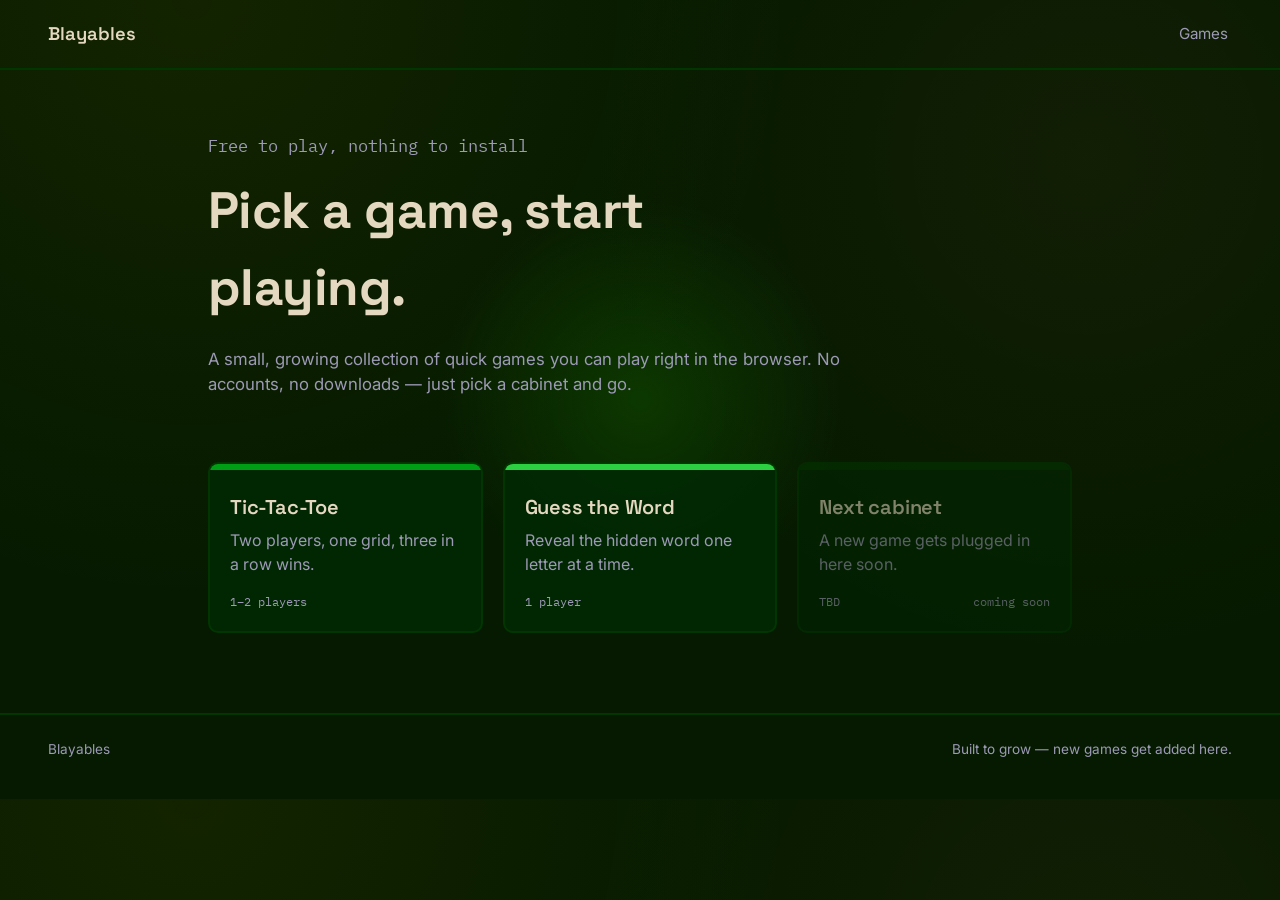
<file: index.html>
<!DOCTYPE html>
<html lang="en">
<head>
  <meta charset="UTF-8" />
  <meta name="viewport" content="width=device-width, initial-scale=1.0" />
  <title>Blayables</title>
  <link rel="preconnect" href="https://fonts.googleapis.com" />
  <link href="https://fonts.googleapis.com/css2?family=Space+Grotesk:wght@500;600;700&family=Inter:wght@400;500;600&family=IBM+Plex+Mono:wght@400;500&display=swap" rel="stylesheet">
  <link rel="stylesheet" href="assets/css/style.css" />
</head>
<body>
  <header class="site-header">
    <a class="brand" href="index.html">
      <span class="brand__name">Blayables</span>
    </a>
    <nav class="site-nav">
      <a href="index.html">Games</a>
    </nav>
  </header>

  <main>
    <section class="hero">
      <p class="hero__eyebrow">Free to play, nothing to install</p>
      <h1>Pick a game, start playing.</h1>
      <p>A small, growing collection of quick games you can play right in the browser. No accounts, no downloads — just pick a cabinet and go.</p>
    </section>

    <section aria-label="Available games">
      <div class="game-grid" id="game-grid">
        <!-- Cards are rendered by main.js from assets/js/games-data.js -->
      </div>
    </section>
  </main>

  <footer class="site-footer">
    <span>Blayables</span>
    <span>Built to grow — new games get added here.</span>
  </footer>

  <script src="assets/js/games-data.js"></script>
  <script src="assets/js/main.js"></script>

  <script src="assets/js/cursor.js"></script>
</body>
</html>
</file>
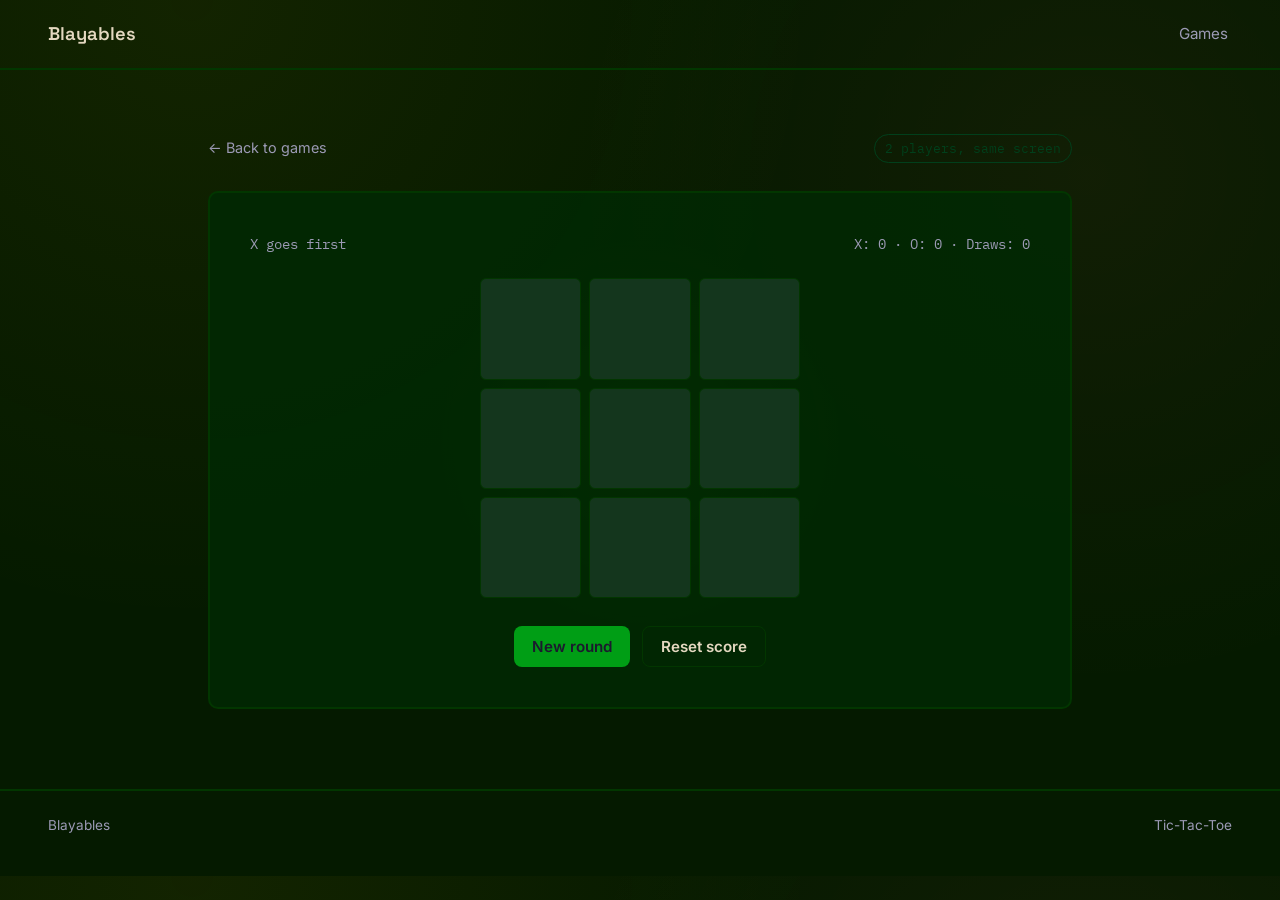
<file: games/tic-tac-toe.html>
<!DOCTYPE html>
<html lang="en">
<head>
  <meta charset="UTF-8" />
  <meta name="viewport" content="width=device-width, initial-scale=1.0" />
  <title>Tic-Tac-Toe — Blayables</title>
  <link rel="preconnect" href="https://fonts.googleapis.com" />
  <link href="https://fonts.googleapis.com/css2?family=Space+Grotesk:wght@500;600;700&family=Inter:wght@400;500;600&family=IBM+Plex+Mono:wght@400;500&display=swap" rel="stylesheet">
  <link rel="stylesheet" href="../assets/css/style.css" />
</head>
<body>
  <header class="site-header">
    <a class="brand" href="../index.html">
      <span class="brand__name">Blayables</span>
    </a>
    <nav class="site-nav">
      <a href="../index.html">Games</a>
    </nav>
  </header>

  <main>
    <div class="game-header">
      <a class="back-link" href="../index.html">← Back to games</a>
      <span class="pill pill--live">2 players, same screen</span>
    </div>

    <section class="game-panel">
      <div class="game-status-row">
        <span id="ttt-status">X goes first</span>
        <span id="ttt-score">X: 0 · O: 0 · Draws: 0</span>
      </div>

      <div class="ttt-board" id="ttt-board" role="grid" aria-label="Tic-tac-toe board"></div>

      <div class="ttt-actions">
        <button class="btn" id="ttt-reset">New round</button>
        <button class="btn btn--ghost" id="ttt-reset-score">Reset score</button>
      </div>
    </section>
  </main>

  <footer class="site-footer">
    <span>Blayables</span>
    <span>Tic-Tac-Toe</span>
  </footer>

  <script src="../assets/js/tic-tac-toe.js"></script>

  <script src="../assets/js/cursor.js"></script>
</body>
</html>
</file>
<file: assets/css/style.css>
:root {
  --bg: #051a00;
  --bg-raised: #002903d7;
  --bg-raised-2: #14361d;
  --line: #023600;
  --text: #e4d8c0;
  --text-muted: #9c9ab5;
  --yellow: #009e15;
  --yellow-dim: #ff0000;
  --coral: #2bcf41;
  --coral-dim: #c14f43;
  --green: #013f1b;

  /* Type */
  --font-display: "Space Grotesk", "Segoe UI", sans-serif;
  --font-body: "Inter", "Segoe UI", sans-serif;
  --font-mono: "IBM Plex Mono", "Courier New", monospace;

  /* Layout */
  --max-width: 960px;
  --radius: 10px;
  --border: 2px solid var(--line);
}

* {
  box-sizing: border-box;
}

html {
  color-scheme: dark;
}

body {
  cursor: none;
  margin: 0;
  background-color: var(--bg);
  background-image:
    radial-gradient(circle 200px at var(--x, 50%) var(--y, 50%), rgba(19, 82, 0, 0.534), transparent),
    radial-gradient(circle at 15% 0%, rgba(242, 183, 5, 0.06), transparent 45%),
    radial-gradient(circle at 85% 20%, rgba(255, 107, 91, 0.05), transparent 40%);
  color: var(--text);
  font-family: var(--font-body);
  line-height: 1.5;
  -webkit-font-smoothing: antialiased;
}

h1, h2, h3 {
  font-family: var(--font-display);
  margin: 0 0 0.4em 0;
  letter-spacing: -0.01em;
}

p {
  margin: 0 0 1em 0;
  max-width: 62ch;
}

a {
  color: inherit;
}

:focus-visible {
  outline: 3px solid var(--yellow);
  outline-offset: 2px;
}

/* ---------- Layout shell ---------- */

.site-header {
  border-bottom: var(--border);
  padding: 20px clamp(20px, 5vw, 48px);
  display: flex;
  align-items: center;
  justify-content: space-between;
  gap: 16px;
}

.brand {
  display: flex;
  align-items: baseline;
  gap: 10px;
  text-decoration: none;
  color: var(--text);
}

.brand__mark {
  font-family: var(--font-mono);
  font-size: 0.8rem;
  color: var(--yellow);
  border: 1px solid var(--yellow-dim);
  padding: 2px 6px;
  border-radius: 4px;
}

.brand__name {
  font-family: var(--font-display);
  font-size: 1.15rem;
  font-weight: 600;
}

.site-nav a {
  text-decoration: none;
  color: var(--text-muted);
  font-size: 0.95rem;
  padding: 8px 4px;
  border-bottom: 2px solid transparent;
}

.site-nav a:hover,
.site-nav a:focus-visible {
  color: var(--text);
  border-bottom-color: var(--yellow);
}

main {
  max-width: var(--max-width);
  margin: 0 auto;
  padding: clamp(28px, 6vw, 64px) clamp(20px, 5vw, 48px) 80px;
}

.site-footer {
  border-top: var(--border);
  padding: 24px clamp(20px, 5vw, 48px) 40px;
  color: var(--text-muted);
  font-size: 0.85rem;
  display: flex;
  justify-content: space-between;
  gap: 12px;
  flex-wrap: wrap;
}

/* ---------- Home hero ---------- */

.hero {
  padding-bottom: 8px;
}

.hero__eyebrow {
  font-family: var(--font-mono);
  color: var(--coral);
  font-size: 0.85rem;
  margin: 0 0 14px 0;
}

.hero h1 {
  font-size: clamp(2.2rem, 5vw, 3.2rem);
  max-width: 14ch;
}

.hero p {
  color: var(--text-muted);
  font-size: 1.05rem;
}

/* ---------- Game grid (arcade cabinets) ---------- */

.game-grid {
  display: grid;
  grid-template-columns: repeat(auto-fill, minmax(240px, 1fr));
  gap: 20px;
  margin-top: 40px;
}

.cabinet {
  display: block;
  text-decoration: none;
  color: var(--text);
  background: var(--bg-raised);
  border: var(--border);
  border-radius: var(--radius);
  overflow: hidden;
  transition: transform 0.15s ease, border-color 0.15s ease;
}

.cabinet[href]:hover,
.cabinet[href]:focus-visible {
  transform: translateY(-3px);
  border-color: var(--yellow-dim);
}

.cabinet--soon {
  opacity: 0.55;
  cursor: default;
}

.cabinet__marquee {
  height: 6px;
}

.cabinet--yellow .cabinet__marquee { background: var(--yellow); }
.cabinet--coral .cabinet__marquee { background: var(--coral); }
.cabinet--muted .cabinet__marquee { background: var(--line); }

.cabinet__screen {
  padding: 22px 20px 20px;
}

.cabinet__title {
  font-family: var(--font-display);
  font-size: 1.25rem;
  font-weight: 600;
  margin: 0 0 6px 0;
}

.cabinet__blurb {
  color: var(--text-muted);
  font-size: 1rem;
  margin: 0 0 16px 0;
}

.cabinet__meta {
  display: flex;
  align-items: center;
  justify-content: space-between;
  font-family: var(--font-mono);
  font-size: 0.78rem;
  color: var(--text-muted);
}

.cabinet__cta {
  font-family: var(--font-mono);
  font-size: 0.78rem;
}

.cabinet--yellow .cabinet__cta { color: var(--yellow); }
.cabinet--coral .cabinet__cta { color: var(--coral); }

/* ---------- Game page shell ---------- */

.game-header {
  display: flex;
  align-items: center;
  justify-content: space-between;
  gap: 16px;
  flex-wrap: wrap;
  margin-bottom: 28px;
}

.back-link {
  text-decoration: none;
  color: var(--text-muted);
  font-size: 0.9rem;
  display: inline-flex;
  align-items: center;
  gap: 6px;
}

.back-link:hover,
.back-link:focus-visible {
  color: var(--text);
}

.game-panel {
  background: var(--bg-raised);
  border: var(--border);
  border-radius: var(--radius);
  padding: clamp(20px, 4vw, 40px);
}

.game-status-row {
  display: flex;
  align-items: center;
  justify-content: space-between;
  gap: 12px;
  flex-wrap: wrap;
  margin-bottom: 24px;
  font-family: var(--font-mono);
  font-size: 0.9rem;
  color: var(--text-muted);
}

.pill {
  font-family: var(--font-mono);
  font-size: 0.8rem;
  padding: 4px 10px;
  border-radius: 999px;
  border: 1px solid var(--line);
  color: var(--text-muted);
}

.pill--live {
  border-color: var(--green);
  color: var(--green);
}

.btn {
  font-family: var(--font-body);
  font-weight: 600;
  font-size: 0.95rem;
  border: none;
  border-radius: 8px;
  padding: 10px 18px;
  cursor: pointer;
  background: var(--yellow);
  color: #1b1a2e;
  transition: transform 0.1s ease, background 0.15s ease;
}

.btn:hover,
.btn:focus-visible {
  background: #ffd54a;
}

.btn:active {
  transform: scale(0.97);
}

.btn--ghost {
  background: transparent;
  border: 1px solid var(--line);
  color: var(--text);
}

.btn--ghost:hover,
.btn--ghost:focus-visible {
  border-color: var(--yellow-dim);
  background: transparent;
}

/* ---------- Tic-Tac-Toe ---------- */

.ttt-board {
  display: grid;
  grid-template-columns: repeat(3, 1fr);
  gap: 8px;
  max-width: 320px;
  margin: 0 auto;
}

.ttt-cell {
  aspect-ratio: 1;
  background: var(--bg-raised-2);
  border: 1px solid var(--line);
  border-radius: 6px;
  font-family: var(--font-display);
  font-size: 2.4rem;
  font-weight: 700;
  color: var(--text);
  cursor: pointer;
  display: flex;
  align-items: center;
  justify-content: center;
}

.ttt-cell:hover:not(:disabled) {
  border-color: var(--yellow-dim);
}

.ttt-cell:disabled {
  cursor: default;
}

.ttt-cell[data-mark="X"] { color: var(--yellow); }
.ttt-cell[data-mark="O"] { color: var(--coral); }

.ttt-actions {
  display: flex;
  justify-content: center;
  gap: 12px;
  margin-top: 28px;
}

/* ---------- Guess the Word ---------- */

.gw-word {
  display: flex;
  gap: 8px;
  justify-content: center;
  flex-wrap: wrap;
  margin: 32px 0;
  font-family: var(--font-mono);
  font-size: 2rem;
  letter-spacing: 0.1em;
}

.gw-letter {
  width: 1.1em;
  border-bottom: 3px solid var(--line);
  text-align: center;
  text-transform: uppercase;
}

.gw-letter--filled {
  border-bottom-color: var(--yellow-dim);
}

.gw-lives {
  display: flex;
  gap: 6px;
  justify-content: center;
  margin-bottom: 8px;
}

.gw-life {
  width: 14px;
  height: 14px;
  border-radius: 3px;
  background: var(--coral);
}

.gw-life--lost {
  background: var(--line);
}

.gw-keyboard {
  display: grid;
  grid-template-columns: repeat(auto-fill, minmax(38px, 1fr));
  gap: 6px;
  max-width: 520px;
  margin: 24px auto 0;
}

.gw-key {
  background: var(--bg-raised-2);
  border: 1px solid var(--line);
  border-radius: 6px;
  color: var(--text);
  font-family: var(--font-mono);
  font-size: 0.95rem;
  text-transform: uppercase;
  padding: 10px 0;
  cursor: pointer;
}

.gw-key:hover:not(:disabled) {
  border-color: var(--yellow-dim);
}

.gw-key:disabled {
  opacity: 0.35;
  cursor: default;
}

.gw-key--correct {
  border-color: var(--green);
  color: var(--green);
}

.gw-key--wrong {
  border-color: var(--coral-dim);
  color: var(--coral-dim);
}

.gw-message {
  text-align: center;
  min-height: 1.4em;
  font-weight: 600;
  margin-bottom: 4px;
}

.gw-message--win { color: var(--green); }
.gw-message--lose { color: var(--coral); }

.center {
  display: flex;
  justify-content: center;
}

@media (max-width: 480px) {
  .site-nav { display: none; }
}

.custom-cursor {
  position: fixed;
  top: 0;
  left: 0;
  width: 16px;
  height: 16px;
  background-color: var(--yellow);
  border-radius: 50%;
  pointer-events: none;
  transform: translate(calc(var(--x, 0px) - 50%), calc(var(--y, 0px) - 50%));
  transition: width 0.15s ease, height 0.15s ease, background-color 0.15s ease;
  z-index: 9999;
}

* {
  cursor: none !important;
}
body:has(a:hover, button:hover, .cabinet:hover, .gw-key:hover, .ttt-cell:hover) .custom-cursor {
  width: 28px;
  height: 28px;
  background-color: var(--coral);
  box-shadow: 0 0 10px var(--coral);
}

.custom-cursor {
  opacity: 0;
  transition: width 0.15s ease, height 0.15s ease, background-color 0.15s ease, opacity 0.2s ease;
}
</file>
